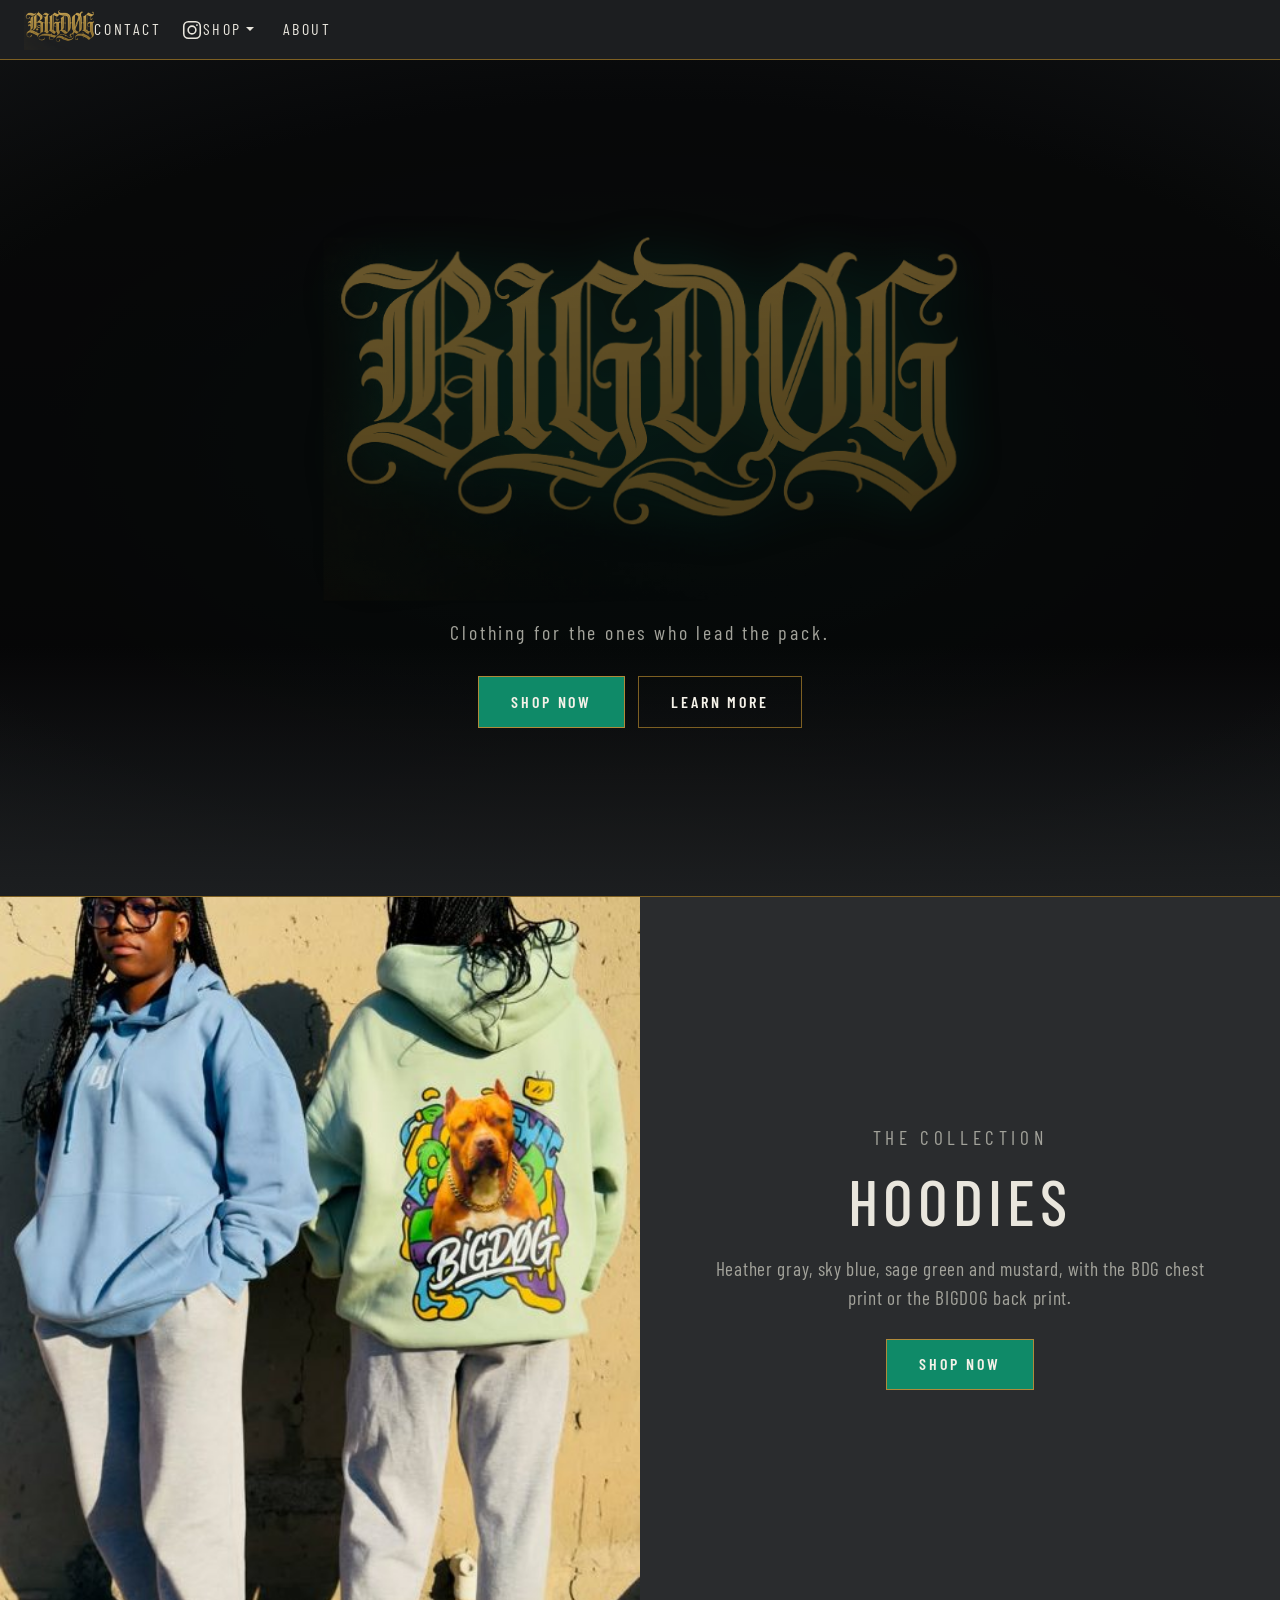
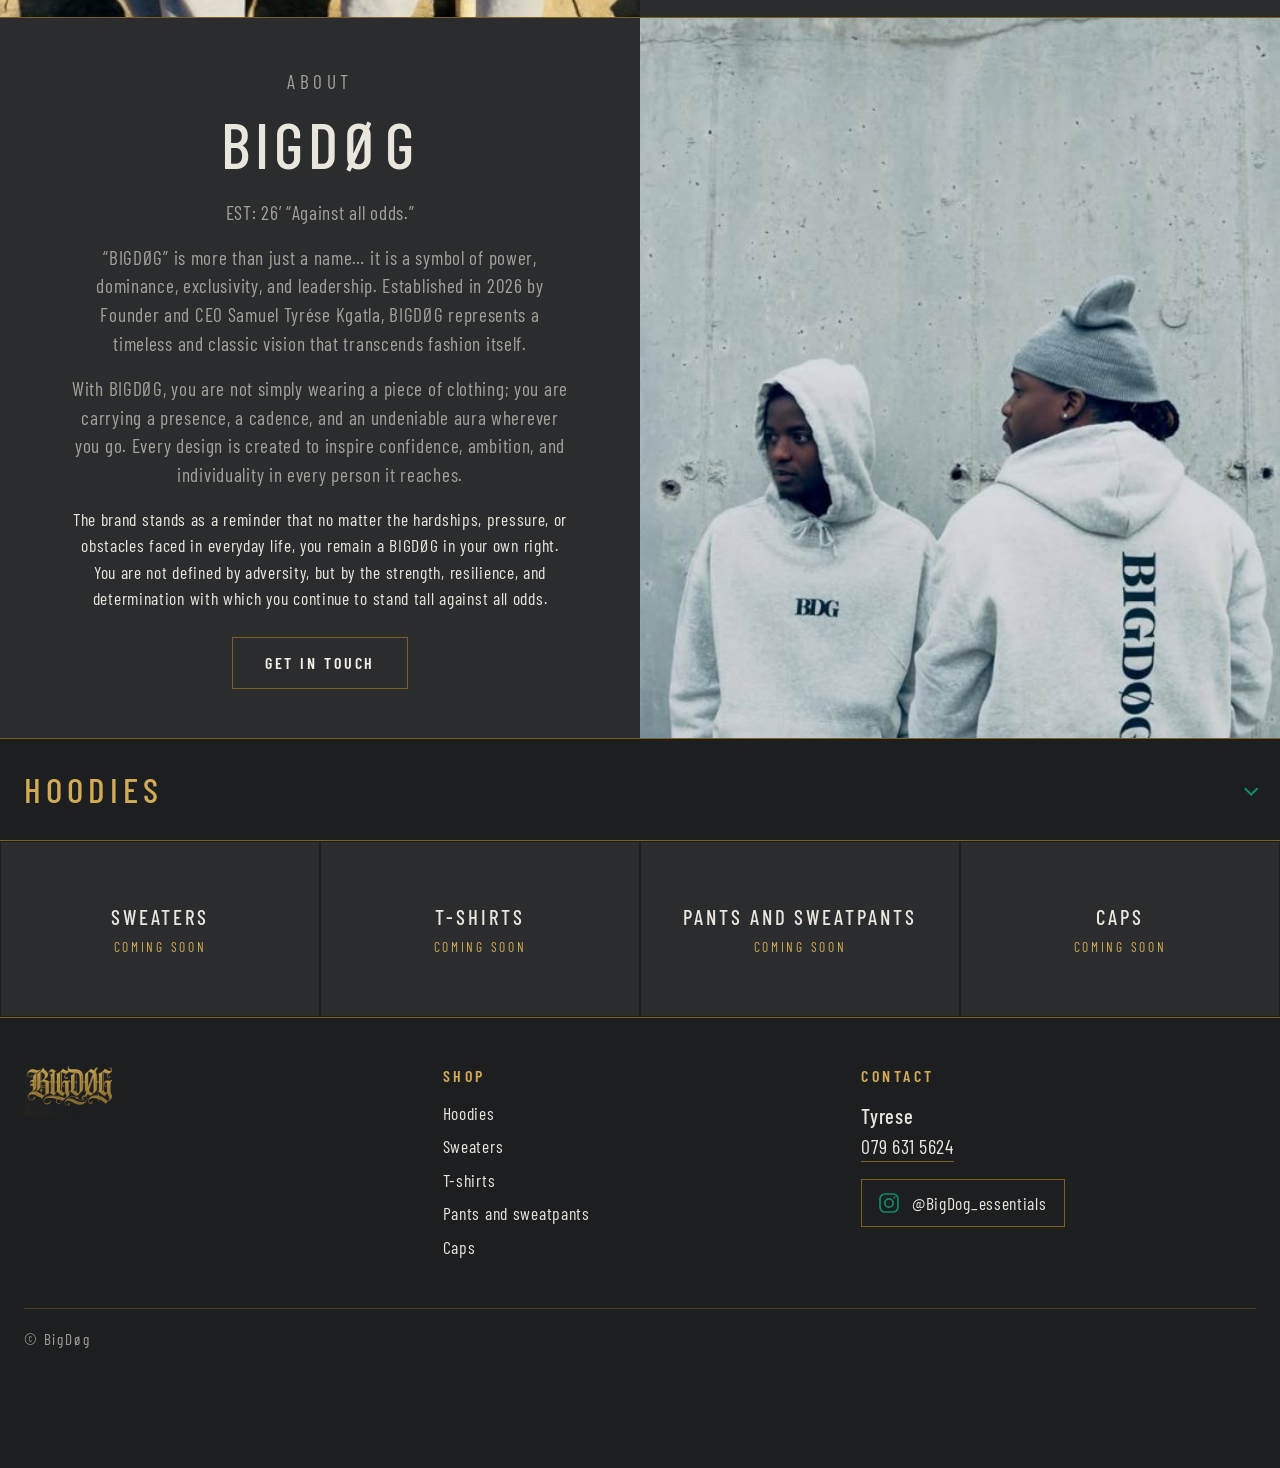
<file: index.html>
<!DOCTYPE html>
<html lang="en">
<head>
<meta charset="utf-8">
<meta http-equiv="refresh" content="0; url=html/index.html">
<link rel="canonical" href="html/index.html">
<title>BigDøg</title>
</head>
<body><p><a href="html/index.html">Go to the BigDøg site</a></p></body>
</html>
</file>
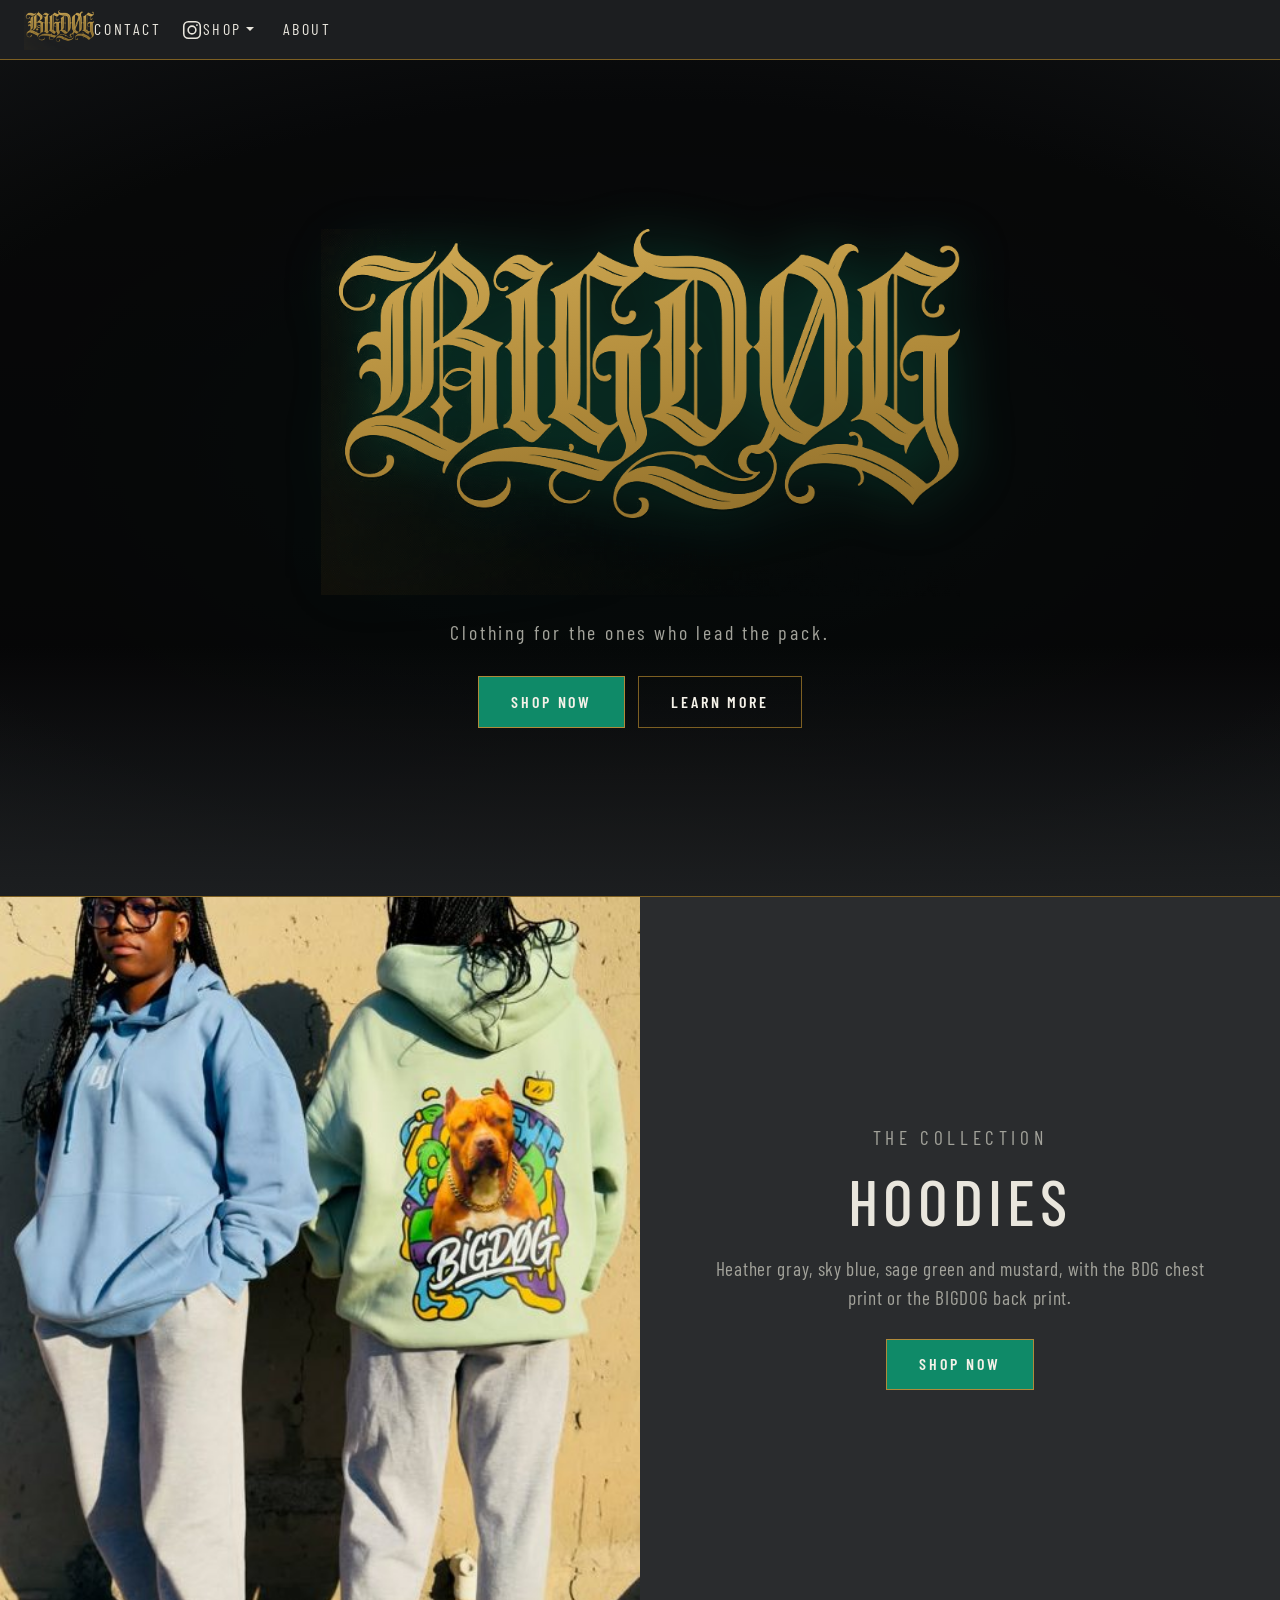
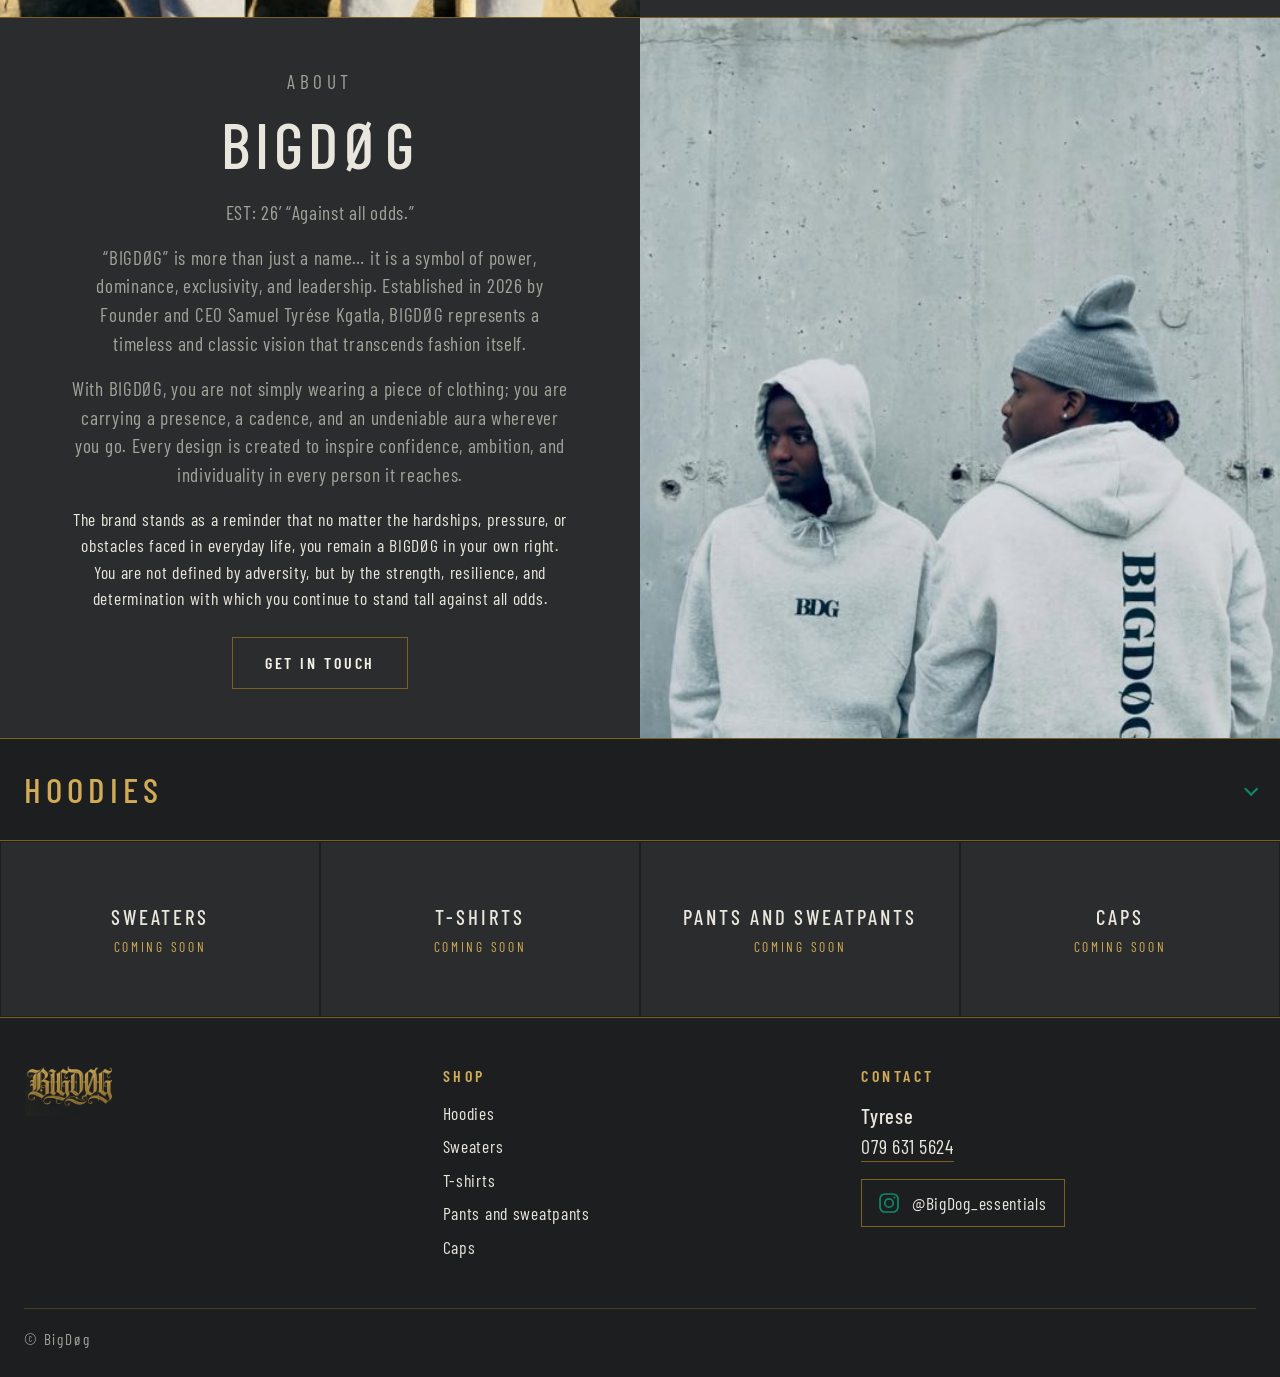
<file: html/index.html>
<!DOCTYPE html>
<html lang="en" data-bs-theme="dark">
<head>
<meta charset="utf-8">
<meta name="viewport" content="width=device-width, initial-scale=1, viewport-fit=cover">
<title>BigDøg</title>
<link rel="preconnect" href="https://fonts.googleapis.com">
<link rel="preconnect" href="https://fonts.gstatic.com" crossorigin>
<link href="https://fonts.googleapis.com/css2?family=Barlow+Condensed:wght@400;500;600&display=swap" rel="stylesheet">
<link href="../css/bootstrap.min.css" rel="stylesheet">
<link href="../css/style.css" rel="stylesheet">
</head>
<body>

<!-- Header: menu left, logo centre, contact and Instagram right -->
<header class="site-header">
  <nav class="navbar navbar-expand-md" aria-label="Main">
    <div class="container-fluid head-grid px-3 px-md-4">
      <button class="navbar-toggler" type="button" data-bs-toggle="collapse" data-bs-target="#mainNav" aria-controls="mainNav" aria-expanded="false" aria-label="Toggle navigation"><span class="navbar-toggler-icon"></span></button>
      <a class="navbar-brand" href="#top" aria-label="BigDøg home"><span class="mark" role="img" aria-label="BigDøg"></span></a>
      <div class="head-right">
        <a class="nav-link" href="#contact">Contact</a>
        <a class="ig-icon" href="https://www.instagram.com/BigDog_essentials" target="_blank" rel="noopener noreferrer" aria-label="BigDøg on Instagram, @BigDog_essentials">
          <svg viewBox="0 0 24 24" width="22" height="22" fill="none" stroke="currentColor" stroke-width="1.7" aria-hidden="true"><rect x="3" y="3" width="18" height="18" rx="5"/><circle cx="12" cy="12" r="4.2"/><circle cx="17.4" cy="6.6" r="1" fill="currentColor" stroke="none"/></svg>
        </a>
      </div>
      <div class="collapse navbar-collapse" id="mainNav">
        <ul class="navbar-nav">
          <li class="nav-item dropdown">
            <a class="nav-link dropdown-toggle" href="#" role="button" data-bs-toggle="dropdown" aria-expanded="false">Shop</a>
            <ul class="dropdown-menu">
              <li><a class="dropdown-item" href="#hoodies" data-open="hoodies">Hoodies</a></li>
              <li><a class="dropdown-item" href="#sweaters" data-soon="Sweaters">Sweaters</a></li>
              <li><a class="dropdown-item" href="#t-shirts" data-soon="T-shirts">T-shirts</a></li>
              <li><a class="dropdown-item" href="#pants" data-soon="Pants and sweatpants">Pants and sweatpants</a></li>
              <li><a class="dropdown-item" href="#caps" data-soon="Caps">Caps</a></li>
            </ul>
          </li>
          <li class="nav-item"><a class="nav-link" href="#about">About</a></li>
        </ul>
      </div>
    </div>
  </nav>
</header>

<!-- Hero -->
<section class="hero" id="top">
  <div class="bg"></div><div class="bg-tone"></div><div class="bg-fade"></div>
  <h1 class="visually-hidden">BigDøg</h1>
  <div class="logo" role="img" aria-label="BigDøg logo"><i></i></div>
  <p class="tag">Clothing for the ones who lead the pack.</p>
  <div class="cta-row">
    <a class="btn-line" href="#hoodies" data-open="hoodies">Shop now</a>
    <a class="btn-line ghost" href="#about">Learn more</a>
  </div>
</section>

<!-- Editorial feature blocks -->
<section class="feature">
  <div class="row g-0 align-items-center">
    <div class="col-12 col-md-6"><img src="../images/hoodie-2.jpg" alt="Sky blue and sage green BigDøg hoodies, the green one with the BigDøg dog graphic on the back"></div>
    <div class="col-12 col-md-6"><div class="feature-text">
      <p class="eyebrow">The collection</p>
      <h2>Hoodies</h2>
      <p>Heather gray, sky blue, sage green and mustard, with the BDG chest print or the BIGDOG back print.</p>
      <div class="cta-row"><a class="btn-line" href="#hoodies" data-open="hoodies">Shop now</a></div>
    </div></div>
  </div>
</section>

<section class="feature flip" id="about">
  <div class="row g-0 align-items-center">
    <div class="col-12 col-md-6 order-md-2"><img src="../images/hoodie-1.jpg" alt="Two people in heather gray BigDøg hoodies against a concrete wall"></div>
    <div class="col-12 col-md-6 order-md-1"><div class="feature-text">
      <p class="eyebrow">About</p>
      <h2> BigDøg </h2>
      <p>EST: 26’
                        “Against all odds.” </p> 
      <p>“BIGDØG” is more than just a name… it is a symbol of power, dominance, exclusivity, and leadership. Established in 2026 by Founder and CEO Samuel Tyrése Kgatla, BIGDØG represents a timeless and classic vision that transcends fashion itself.</p>
<p>With BIGDØG, you are not simply wearing a piece of clothing; you are carrying a presence, a cadence, and an undeniable aura wherever you go. Every design is created to inspire confidence, ambition, and individuality in every person it reaches.</p>
  </p>The brand stands as a reminder that no matter the hardships, pressure, or obstacles faced in everyday life, you remain a BIGDØG in your own right. You are not defined by adversity, but by the strength, resilience, and determination with which you continue to stand tall against all odds.</p>
      <div class="cta-row"><a class="btn-line ghost" href="#contact">Get in touch</a></div>
    </div></div>
  </div>
</section>

<!-- Hoodies: expandable product rail -->
<section class="hoodies" id="hoodies">
  <div class="container-fluid px-3 px-md-4">
    <button class="acc-btn" type="button" data-bs-toggle="collapse" data-bs-target="#hoodie-list" aria-expanded="false" aria-controls="hoodie-list">Hoodies</button>
    <div class="collapse" id="hoodie-list">
      <ul class="rail">
        <li><img src="../images/hoodie-1.jpg" alt="Two people in heather gray BigDøg hoodies, one showing the BDG chest print and one the vertical BIGDOG back print" loading="lazy"><h3>Hoodie 1</h3><span class="sw" style="--c:#b9b9b5" title="Heather gray"></span></li>
        <li><img src="../images/hoodie-2.jpg" alt="Sky blue BDG hoodie and sage green hoodie with the BigDøg dog graphic on the back" loading="lazy"><h3>Hoodie 2</h3><span class="sw" style="--c:#7fa6cf" title="Sky blue"></span><span class="sw" style="--c:#a9c9a0" title="Sage green"></span></li>
        <li><img src="../images/hoodie-3.jpg" alt="Gray BIGDOG hoodie, sky blue BDG hoodie and mustard BDG hoodie" loading="lazy"><h3>Hoodie 3</h3><span class="sw" style="--c:#b9b9b5" title="Heather gray"></span><span class="sw" style="--c:#7fa6cf" title="Sky blue"></span><span class="sw" style="--c:#d9a93b" title="Mustard"></span></li>
        <li><img src="../images/hoodie-4.jpg" alt="Back of a sky blue hoodie with BIGDOG printed vertically" loading="lazy"><h3>Hoodie 4</h3><span class="sw" style="--c:#7fa6cf" title="Sky blue"></span></li>
      </ul>
    </div>
  </div>
</section>

<!-- Coming soon categories -->
<section class="tiles" aria-label="More categories">
  <div class="row g-0 row-cols-2 row-cols-md-4">
    <div class="col"><a class="tile" href="#sweaters" data-soon="Sweaters"><span>Sweaters</span><small>Coming soon</small></a></div>
    <div class="col"><a class="tile" href="#t-shirts" data-soon="T-shirts"><span>T-shirts</span><small>Coming soon</small></a></div>
    <div class="col"><a class="tile" href="#pants" data-soon="Pants and sweatpants"><span>Pants and sweatpants</span><small>Coming soon</small></a></div>
    <div class="col"><a class="tile" href="#caps" data-soon="Caps"><span>Caps</span><small>Coming soon</small></a></div>
  </div>
</section>

<!-- Footer -->
<footer class="site-footer" id="contact">
  <div class="container-fluid px-3 px-md-4">
    <div class="row g-4 py-5">
      <div class="col-12 col-md-4"><span class="mark foot-mark" role="img" aria-label="BigDøg"></span></div>
      <div class="col-6 col-md-4">
        <h2>Shop</h2>
        <ul class="flinks">
          <li><a href="#hoodies" data-open="hoodies">Hoodies</a></li>
          <li><a href="#sweaters" data-soon="Sweaters">Sweaters</a></li>
          <li><a href="#t-shirts" data-soon="T-shirts">T-shirts</a></li>
          <li><a href="#pants" data-soon="Pants and sweatpants">Pants and sweatpants</a></li>
          <li><a href="#caps" data-soon="Caps">Caps</a></li>
        </ul>
      </div>
      <div class="col-6 col-md-4">
        <h2>Contact</h2>
        <p class="who">Tyrese</p>
        <a class="tel" href="tel:+27796315624">079 631 5624</a>
        <div><a class="ig" href="https://www.instagram.com/BigDog_essentials" target="_blank" rel="noopener noreferrer" aria-label="BigDøg on Instagram, @BigDog_essentials">
          <svg viewBox="0 0 24 24" width="24" height="24" fill="none" stroke="currentColor" stroke-width="1.7" aria-hidden="true"><rect x="3" y="3" width="18" height="18" rx="5"/><circle cx="12" cy="12" r="4.2"/><circle cx="17.4" cy="6.6" r="1" fill="currentColor" stroke="none"/></svg>
          <span>@BigDog_essentials</span></a></div>
      </div>
    </div>
    <p class="copy">&copy; BigDøg</p>
  </div>
</footer>

<div class="toast-container position-fixed top-0 start-50 translate-middle-x p-3 soon-wrap">
  <div id="soon-toast" class="toast soon" role="status" aria-live="polite" aria-atomic="true" data-bs-delay="2800">
    <div class="toast-body text-center"><b>Coming soon</b><span id="toast-name"></span></div>
  </div>
</div>

<script src="../js/bootstrap.bundle.min.js"></script>
<script src="../js/main.js"></script>
</body>
</html>
</file>
<file: css/style.css>
/* BigDog: charcoal gray, emerald, dark gold. Layout: header with centered logo, full-width hero,
   editorial feature blocks, product rail, category tiles, columned footer. Loaded after Bootstrap. */
:root{--char:#2a2c2e;--char-deep:#1c1e20;--emerald:#0f8a68;--gold:#b08a3a;--gold-hi:#d1ab55;--gold-lo:#7d5f22;--text:#e9e6dd;--muted:#a3a39b;--logo:url("../images/logo.png");
 padding-top:env(safe-area-inset-top,0px);padding-bottom:env(safe-area-inset-bottom,0px)}
html{scroll-behavior:smooth;scroll-padding-top:5rem}
@media (prefers-reduced-motion:reduce){html{scroll-behavior:auto}}
body{background:var(--char-deep);color:var(--text);font-family:"Barlow Condensed","Arial Narrow",sans-serif;font-size:1.1rem;letter-spacing:.04em}
a{color:inherit}
a:focus-visible,button:focus-visible{outline:2px solid var(--emerald);outline-offset:3px}
.eyebrow,.btn-line,.nav-link,.dropdown-item,.tile,h2,.acc-btn{text-transform:uppercase}

/* Header */
.site-header{position:sticky;top:env(safe-area-inset-top,0px);z-index:30;background:var(--char-deep);border-bottom:1px solid var(--gold-lo)}
.navbar{padding:.6rem 0;--bs-navbar-color:var(--text);--bs-navbar-hover-color:var(--gold-hi)}
.head-grid{display:grid;grid-template-columns:1fr auto 1fr;align-items:center}
.navbar-toggler{justify-self:start;grid-column:1;grid-row:1;border:0;padding:.25rem}
.navbar-brand{grid-column:2;grid-row:1;margin:0;padding:0}
.head-right{grid-column:3;grid-row:1;justify-self:end;display:flex;align-items:center;gap:1.2rem}
.navbar-collapse{grid-column:1/-1;grid-row:2}
@media (min-width:768px){.navbar-collapse{grid-column:1;grid-row:1;justify-self:start}.navbar-toggler{display:none}}
.mark{display:block;width:4.4rem;height:2.5rem;background:linear-gradient(var(--gold-hi),var(--gold-lo));-webkit-mask:var(--logo) center/contain no-repeat;mask:var(--logo) center/contain no-repeat}
.nav-link{font-size:1rem;letter-spacing:.16em;padding:.4rem 0 !important;border-bottom:1px solid transparent}
.navbar-nav{gap:0 1.8rem}
.nav-link:hover,.nav-link:focus-visible,.nav-link.show{border-color:var(--gold)}
.ig-icon{color:var(--text);display:inline-flex}.ig-icon:hover{color:var(--gold-hi)}
.dropdown-menu{--bs-dropdown-bg:var(--char-deep);--bs-dropdown-border-color:var(--gold-lo);--bs-dropdown-link-color:var(--text);--bs-dropdown-link-hover-color:var(--gold-hi);--bs-dropdown-link-hover-bg:rgba(15,138,104,.18);--bs-dropdown-border-radius:0;--bs-dropdown-min-width:14rem;border-top:2px solid var(--emerald);box-shadow:0 18px 40px rgba(0,0,0,.55)}
.dropdown-item{padding:.65rem 1.2rem;font-size:1rem;letter-spacing:.14em}
@media (hover:hover) and (min-width:768px){.dropdown:hover>.dropdown-menu{display:block;margin-top:0}}

/* Buttons: outlined, uppercase */
.cta-row{display:flex;flex-wrap:wrap;gap:.8rem;justify-content:center}
.btn-line{display:inline-block;padding:.8rem 2rem;font-size:1rem;font-weight:600;letter-spacing:.18em;text-decoration:none;color:#f4f1e8;background:var(--emerald);border:1px solid var(--gold);transition:background .2s,box-shadow .2s}
.btn-line:hover,.btn-line:focus-visible{background:#12a27b;color:#fff;box-shadow:0 0 0 3px rgba(176,138,58,.35)}
.btn-line.ghost{background:transparent;border-color:var(--gold-lo)}
.btn-line.ghost:hover{background:rgba(176,138,58,.14);border-color:var(--gold)}

/* Hero */
.hero{position:relative;min-height:calc(100svh - 4rem);display:flex;flex-direction:column;align-items:center;justify-content:center;text-align:center;padding:3rem 1.2rem;overflow:hidden;isolation:isolate;background:var(--char)}
.bg{position:absolute;inset:0;z-index:-3;background-size:cover;background-position:center;opacity:.55}
/* .bg{background-image:url("../images/background.jpg")}  <- uncomment when the background photo is added */
.bg-tone{position:absolute;inset:0;z-index:-2;mix-blend-mode:multiply;background:radial-gradient(70% 55% at 50% 48%,rgba(15,138,104,.28),transparent 70%),radial-gradient(40% 30% at 50% 100%,rgba(176,138,58,.16),transparent 70%),linear-gradient(180deg,var(--char),var(--char-deep))}
.bg-fade{position:absolute;inset:0;z-index:-1;background:linear-gradient(180deg,transparent 70%,var(--char-deep) 100%),radial-gradient(120% 90% at 50% 50%,transparent 50%,var(--char-deep) 100%)}
.logo{width:min(76vw,640px);aspect-ratio:847/485;filter:drop-shadow(0 0 28px rgba(15,138,104,.45)) drop-shadow(0 2px 0 rgba(0,0,0,.5));animation:rise 1.4s cubic-bezier(.2,.7,.2,1) both}
.logo i{display:block;width:100%;height:100%;background:linear-gradient(172deg,var(--gold-hi),var(--gold) 45%,var(--gold-lo));-webkit-mask:var(--logo) center/contain no-repeat;mask:var(--logo) center/contain no-repeat}
.tag{margin:1.4rem 0 1.8rem;color:var(--muted);font-size:1.25rem;letter-spacing:.14em}
@keyframes rise{from{opacity:0;transform:translateY(14px) scale(.985)}}
@media (prefers-reduced-motion:reduce){.logo{animation:none}}

/* Editorial feature blocks: image one side, title, text and buttons the other */
.feature{border-top:1px solid var(--gold-lo);background:var(--char)}
.feature img{display:block;width:100%;aspect-ratio:4/5;object-fit:cover;object-position:center 30%}
@media (min-width:768px){.feature img{aspect-ratio:auto;height:min(80vh,720px)}}
.feature-text{padding:2.5rem 1.5rem;text-align:center;max-width:34rem;margin:0 auto}
.eyebrow{margin:0 0 .6rem;font-size:.95rem;letter-spacing:.24em;color:var(--gold-hi)}
.feature h2{margin:0 0 1rem;font-size:clamp(2.4rem,6vw,4rem);font-weight:500;letter-spacing:.08em}
.feature p{color:var(--muted);font-size:1.2rem}
.feature .cta-row{margin-top:1.6rem}

/* Hoodies rail */
.hoodies{background:var(--char-deep);border-top:1px solid var(--gold-lo)}
.acc-btn{display:flex;justify-content:space-between;align-items:center;width:100%;padding:1.5rem 0;font:inherit;font-size:clamp(1.5rem,3.4vw,2.2rem);font-weight:500;letter-spacing:.14em;color:var(--gold-hi);background:none;border:0;text-align:left}
.acc-btn::after{content:"";width:.65rem;height:.65rem;border:solid var(--emerald);border-width:0 2px 2px 0;transform:rotate(45deg);transition:transform .25s}
.acc-btn[aria-expanded="true"]::after{transform:rotate(225deg)}
.rail{list-style:none;margin:0;padding:0 0 2.5rem;display:flex;gap:1rem;overflow-x:auto;scroll-snap-type:x mandatory;-webkit-overflow-scrolling:touch}
.rail li{flex:0 0 min(72vw,280px);scroll-snap-align:start}
.rail img{display:block;width:100%;aspect-ratio:4/5;object-fit:cover;object-position:center 35%;border:1px solid var(--gold-lo)}
.rail h3{margin:.7rem 0 .4rem;font-size:1.15rem;font-weight:500;letter-spacing:.08em}
.sw{display:inline-block;width:.85rem;height:.85rem;border-radius:50%;background:var(--c);border:1px solid var(--gold-lo);margin-right:.4rem}

/* Category tiles */
.tiles{border-top:1px solid var(--gold-lo)}
.tile{display:flex;flex-direction:column;align-items:center;justify-content:center;gap:.3rem;min-height:11rem;padding:1rem;text-align:center;text-decoration:none;background:var(--char);border:1px solid var(--char-deep);transition:background .2s}
.tile span{font-size:1.3rem;font-weight:500;letter-spacing:.14em}
.tile small{color:var(--gold-hi);letter-spacing:.2em;font-size:.85rem}
.tile:hover,.tile:focus-visible{background:rgba(15,138,104,.2)}

/* Footer */
.site-footer{background:var(--char-deep);border-top:1px solid var(--gold-lo)}
.site-footer h2{margin:0 0 .9rem;font-size:1rem;font-weight:600;letter-spacing:.22em;color:var(--gold-hi)}
.foot-mark{width:5.5rem;height:3.1rem}
.flinks{list-style:none;margin:0;padding:0;display:grid;gap:.45rem}
.flinks a,.tel{text-decoration:none;color:var(--text)}
.flinks a:hover,.tel:hover,.ig:hover{color:var(--gold-hi)}
.who{margin:0;font-size:1.3rem;font-weight:500}
.tel{display:inline-block;font-size:1.25rem;border-bottom:1px solid var(--gold-lo)}
.ig{display:inline-flex;align-items:center;gap:.7rem;margin-top:1.1rem;padding:.6rem 1.1rem .6rem .9rem;text-decoration:none;border:1px solid var(--gold-lo)}
.ig svg{color:var(--emerald)}
.copy{margin:0;padding:1.2rem 0 1.6rem;border-top:1px solid rgba(125,95,34,.45);color:var(--muted);font-size:.95rem;letter-spacing:.12em}

/* "Coming soon" notice */
.soon-wrap{z-index:40;margin-top:4.5rem}
.toast.soon{background:var(--char-deep);border:1px solid var(--gold);border-top:2px solid var(--emerald);border-radius:0;box-shadow:0 18px 40px rgba(0,0,0,.6);color:var(--muted)}
.toast.soon .toast-body{display:flex;flex-direction:column;align-items:center;padding:.9rem 2rem}
.toast.soon b{font-size:1.4rem;font-weight:600;letter-spacing:.1em;color:var(--gold-hi);text-transform:uppercase}
</file>
